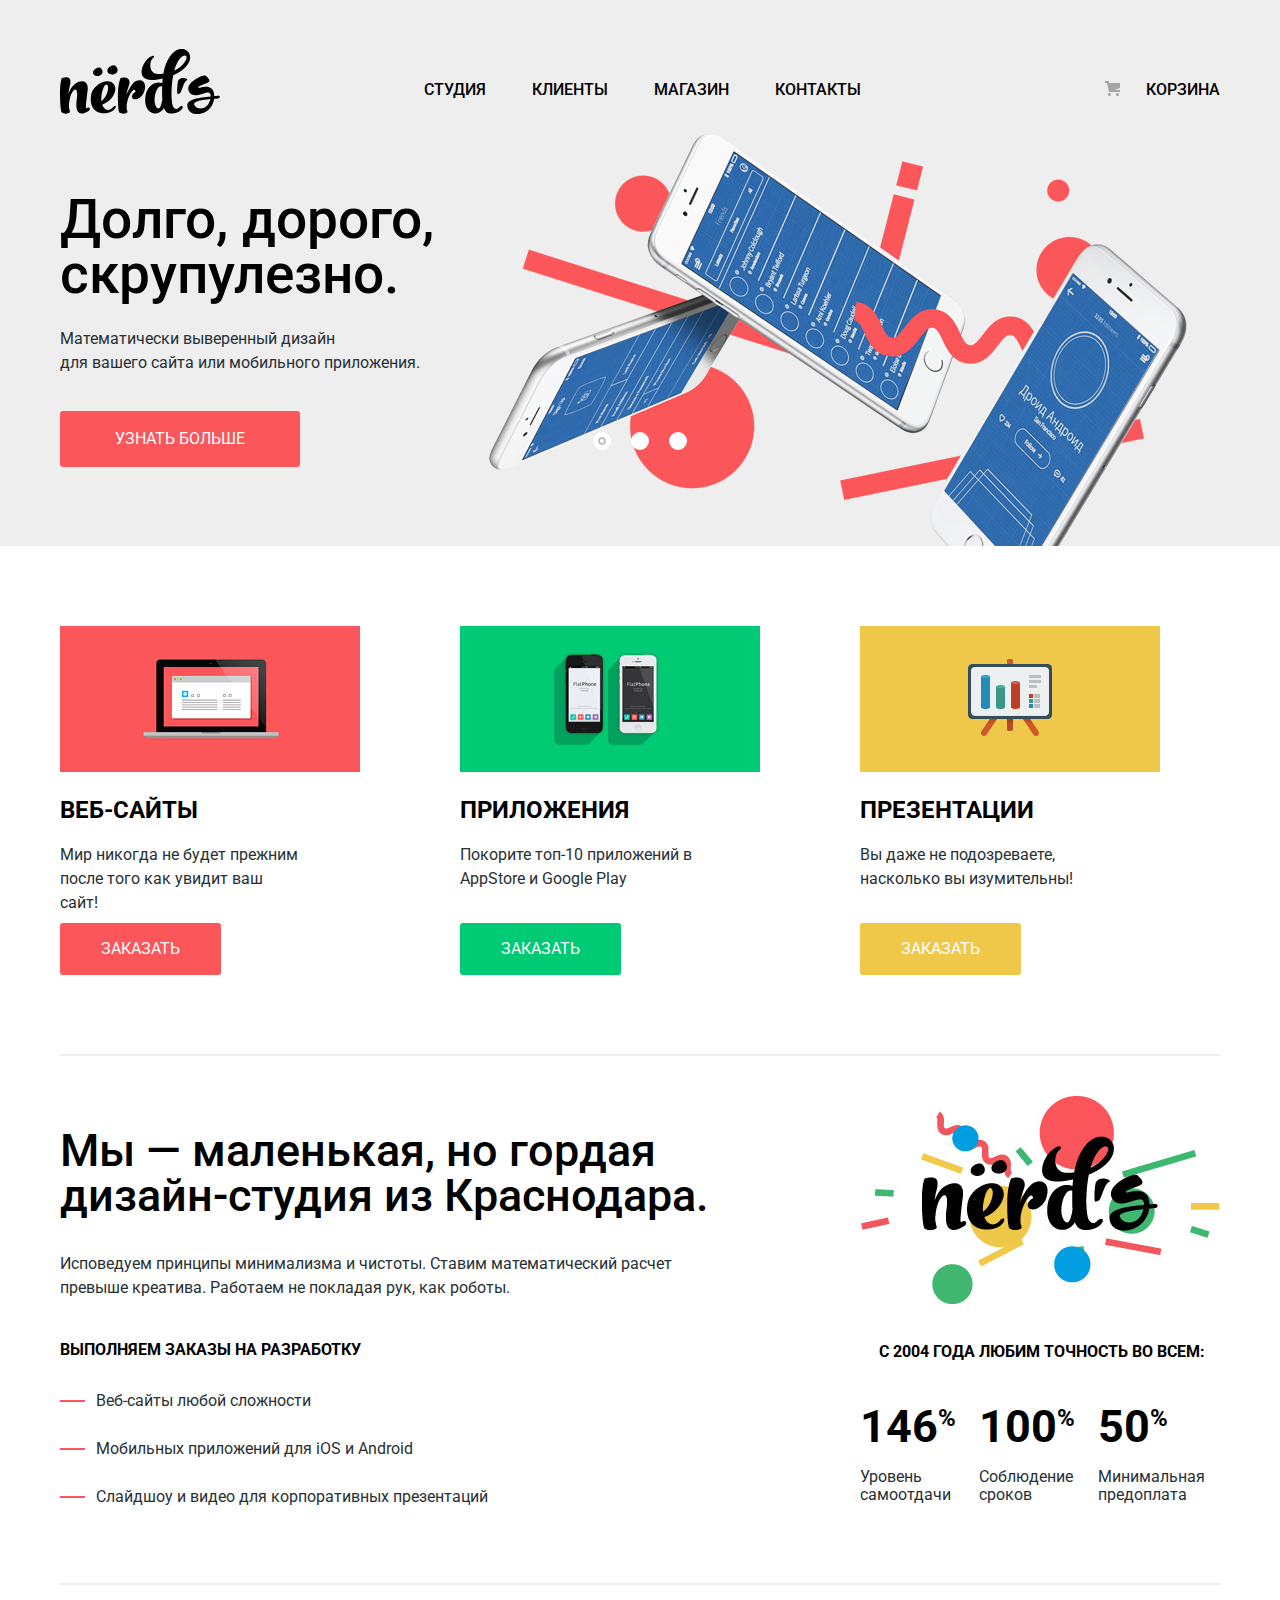
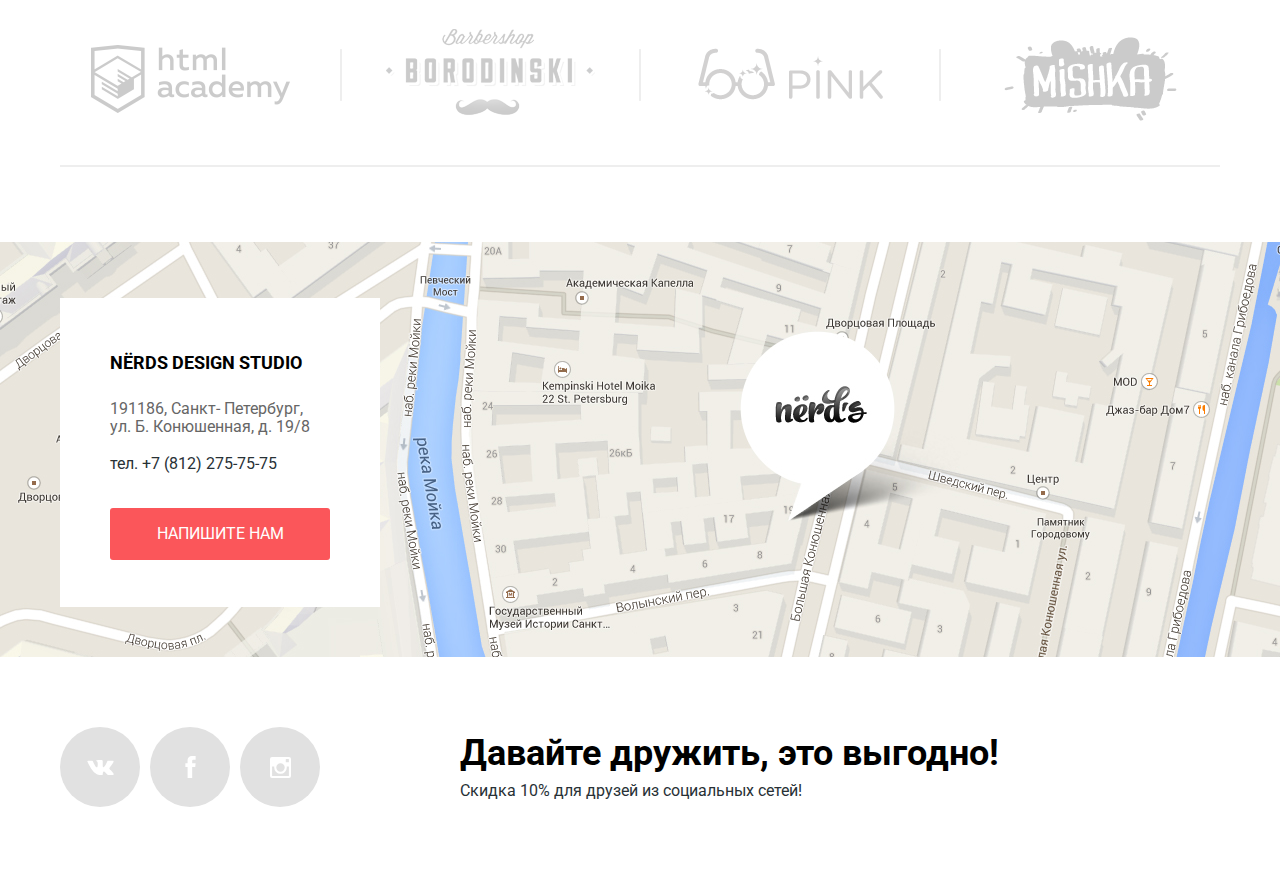
<file: index.html>
<!DOCTYPE html>
<html lang="ru">
	<head>
		<meta charset="utf-8">
		<title>HTML Academy: Нёрдс</title>
		<link href="https://fonts.googleapis.com/css?family=Roboto:400,500,700&amp;subset=cyrillic" rel="stylesheet">
		<link href="css/normalize.css" rel="stylesheet">
		<link href="css/style.css" rel="stylesheet">
		<!-- <link href="css/outline.css" rel="stylesheet"> -->
	</head>
	<body>
		<header class="main-header">
			<nav class="main-navigation">
				<div class="container">
					<a class="main-header-logo"><img src="img/nerds-logo.svg" width="160" height="65" alt="Логотип студии Nerds"></a>
					<ul class="site-navigation">
						<li><a href="studio.html">Студия</a></li>
						<li><a href="clients.html">Клиенты</a></li>
						<li><a href="catalog.html">Магазин</a></li>
						<li><a href="contacts.html">Контакты</a></li>
						<!-- <li><a class="current" href="contacts.html">Контакты</a></li> -->
					</ul>
					<ul class="user-navigation">
						<li class="shopping-basket"> <a href="#">Корзина</a></li>
					</ul>
				</div>
			</nav>
			<section class="slider">
				<input class="visually-hidden" type="radio" id="btn-1" name="toggle" checked>
				<input class="visually-hidden" type="radio" id="btn-2" name="toggle">
				<input class="visually-hidden" type="radio" id="btn-3" name="toggle">
				<div class="slider-controls">
					<label for="btn-1"></label>
					<label for="btn-2"></label>
					<label for="btn-3"></label>
				</div>
				<div class="slides">
					<div class="slide">
						<div class="slide-text">
							<div class="slide-title">Долго, дорого,<br>скрупулезно.</div>
							<p>Математически выверенный дизайн<br>для вашего сайта или мобильного приложения.</p>
							<a class="button slider-button" href="#">Узнать больше</a>
						</div>
					</div>
					<div class="slide">
						<div class="slide-text">
							<div class="slide-title">Любим математику как никто другой</div>
							<p>Никакого креатива, только математические формулы<br>для расчета идеальных пропорций.</p>
							<a class="button slider-button" href="#">Узнать больше</a>
						</div>
					</div>
					<div class="slide">
						<div class="slide-text">
							<div class="slide-title">Только ночь,<br>только хардкор</div>
							<p>Работать днем, как все? Мы против этого.<br>Ближе к полуночи работа только начинается.</p>
							<a class="button slider-button" href="#">Узнать больше</a>
						</div>
					</div>
				</div>
			</section>
		</header>
		<main class="main-container">
			<h1 class="visually-hidden">Студия веб-дизайна Nerds</h1>
			<section class="we-can-do">
				<h2 class="visually-hidden">Мы предлагаем</h2>
				<ul class="offer-list">
					<li class="offer-item-card">
							<h3>Веб-сайты</h3>
							<img src="img/website.jpg" width="300" height="146" alt="Веб-сайты">
							<p class="offer-text">Мир никогда не будет прежним после того как увидит ваш сайт!</p>
							<p class="offer-btn-wrap"><a class="button button-offer btn-offer-web" href="#">Заказать</a></p>
					</li>
					<li class="offer-item-card">
							<h3>Приложения</h3>
							<img src="img/app.jpg" width="300" height="146" alt="Приложения">
							<p class="offer-text">Покорите топ-10 приложений в AppStore и Google Play</p>
							<p class="offer-btn-wrap"><a class="button button-offer btn-offer-app" href="#">Заказать</a></p>
					</li>
					<li class="offer-item-card">
							<h3>Презентации</h3>
							<img src="img/presentation.jpg" width="300" height="146" alt="Презентации">
							<p class="offer-text">Вы даже не подозреваете, насколько вы изумительны!</p>
							<p class="offer-btn-wrap"><a class="button button-offer btn-offer-presentation" href="#">Заказать</a></p>
					</li>
				</ul>
			</section>
			<div class="about-us-wrapper">
				<h2 class="visually-hidden">О нас</h2>
				<section class="about-us">
					<b>Мы — маленькая, но гордая дизайн-студия из Краснодара.</b>
					<p>Исповедуем принципы минимализма и чистоты. Ставим математический расчет превыше креатива. Работаем не покладая рук, как роботы.</p>
					<p class="emphasized">Выполняем заказы на разработку</p>
					<ul class="about-us-list">
						<li>Веб-сайты любой сложности</li>
						<li>Мобильных приложений для iOS и Android</li>
						<li>Слайдшоу и видео для корпоративных презентаций</li>
					</ul>
				</section>
				<section class="statistics">
					<h2 class="visually-hidden">Наша статистика</h2>
					<img src="img/nerds-logo-decoration.jpg" width="360" height="208" alt="logo nerds">
					<p class="emphasized">С 2004 года любим точность во всем:</p>
					<ul class="statistic-list">
						<li>
							<div class="statistic-item">
								<span class="statistic-number">146<span class="percent">%</span></span>
								<p>Уровень самоотдачи</p>
							</div>
						</li>
						<li>
							<div class="statistic-item">
								<span class="statistic-number">100<span class="percent">%</span></span>
								<p>Соблюдение сроков</p>
							</div>
						</li>
						<li>
							<div class="statistic-item">
								<span class="statistic-number">50<span class="percent">%</span></span>
								<p>Минимальная предоплата</p>
							</div>
						</li>
					</ul>
				</section>
			</div>
			<section class="selected-works">
				<h2 class="visually-hidden">Наши работы</h2>
				<ul class="selected-works-list">
					<li class="selected-works-logo">
						<p><a href="#"><img src="img/logo_htmlacademy.png" width="199" height="68" alt="htmlacademy.ru"></a></p>
					</li>
					<li class="selected-works-logo">
						<p><a href="#"><img src="img/logo_borodinsky.png" width="209" height="90" alt="barbershop.ru"></a></p>
					</li>
					<li class="selected-works-logo">
						<p><a href="#"><img src="img/logo_pink.png" width="185" height="52" alt="pink.ru"></a></p>
					</li>
					<li class="selected-works-logo">
						<p><a href="#"><img src="img/logo_mishka.png" width="173" height="84" alt="mishka.ru"></a></p>
					</li>
				</ul>
			</section>
			<div class="horizontal-line"></div>
		</main>
		<footer class="main-footer">
			<div class="main-footer-wrapper">
				<div class="contacts-wrapper">
					<p class="map">
							<iframe src="https://yandex.ru/map-widget/v1/-/CBaKb0RPWA" width="1440" height="415" frameborder="0"></iframe>
					<p>
					<section class="contacts">
						<h2 class="visually-hidden">Наши контакты</h2>
						<p class="emphasized">NЁRDS DESIGN STUDIO</p>
						<p class="adress">191186, Санкт- Петербург, ул. Б. Конюшенная, д. 19/8</p>
						<p class="phone">тел. +7 (812) 275-75-75</p>
						<button class="button contacts-button" type="button">Напишите нам</button>	
					</section>
					
				</div>
				<section class="social">
					<div class="social-list-wrapper">
						<h2 class="visually-hidden">NERDS в соцсетях</h2>
						<ul class="social-list">
								<li><a class="social-button" href="#"><span class="visually-hidden">Вконтакте</span>
									<svg xmlns="http://www.w3.org/2000/svg" width="27" height="15" viewBox="0 0 26.14 14.91">
										<path d="M26 13.47l-.09-.17a13.55 13.55 0 0 0-2.6-3q-.87-.83-1.1-1.12A1 1 0 0 1 22 8a10.27 10.27 0 0 1 1.22-1.78l.88-1.16q2.35-3.13 2-4L26 .94a.8.8 0 0 0-.4-.22 2.14 2.14 0 0 0-.87 0h-3.92a.51.51 0 0 0-.27 0h-.3a.6.6 0 0 0-.15.14.93.93 0 0 0-.14.24 22.22 22.22 0 0 1-1.46 3.06q-.5.84-.93 1.46a7 7 0 0 1-.71.91 4.94 4.94 0 0 1-.52.47q-.23.18-.35.15l-.23-.05a.9.9 0 0 1-.31-.33 1.49 1.49 0 0 1-.16-.53v-.55-.65-.57-1.12-1-.75a3.14 3.14 0 0 0 0-.62 2.12 2.12 0 0 0-.14-.44.73.73 0 0 0-.28-.33 1.57 1.57 0 0 0-.46-.18A9 9 0 0 0 12.57 0a8.93 8.93 0 0 0-3.25.33 1.83 1.83 0 0 0-.52.41q-.25.3-.07.33a1.67 1.67 0 0 1 1.16.59l.08.16a2.6 2.6 0 0 1 .19.63 6.32 6.32 0 0 1 .12 1 10.59 10.59 0 0 1 0 1.7q-.07.71-.13 1.1a2.21 2.21 0 0 1-.18.64 2.69 2.69 0 0 1-.16.3l-.07.07a1 1 0 0 1-.37.07.86.86 0 0 1-.46-.19 3.27 3.27 0 0 1-.56-.52 7 7 0 0 1-.66-.93q-.37-.6-.76-1.42l-.22-.39q-.2-.38-.56-1.11t-.62-1.43A.9.9 0 0 0 5.2.9h-.07a.93.93 0 0 0-.22-.16A1.44 1.44 0 0 0 4.6.65L.87.68A1 1 0 0 0 .1.94L0 1a.44.44 0 0 0 0 .22 1.08 1.08 0 0 0 .08.37Q.9 3.53 1.86 5.31t1.66 2.87Q4.23 9.27 5 10.24t1 1.24l.37.41.34.33a8.06 8.06 0 0 0 1 .78 16.34 16.34 0 0 0 1.4.9 7.6 7.6 0 0 0 1.79.72 6.19 6.19 0 0 0 2 .22h1.57a1.08 1.08 0 0 0 .72-.3l.05-.07a.9.9 0 0 0 .1-.25 1.38 1.38 0 0 0 0-.37 4.48 4.48 0 0 1 .09-1.05 2.77 2.77 0 0 1 .23-.71 1.74 1.74 0 0 1 .29-.4 1.19 1.19 0 0 1 .23-.2h.11a.86.86 0 0 1 .77.21 4.52 4.52 0 0 1 .83.79q.39.47.93 1.05a6.41 6.41 0 0 0 1 .87l.27.16a3.31 3.31 0 0 0 .71.3 1.53 1.53 0 0 0 .76.07l3.48-.05a1.58 1.58 0 0 0 .8-.17.68.68 0 0 0 .34-.37 1.06 1.06 0 0 0 0-.46 1.71 1.71 0 0 0-.1-.36z" fill="#fff">
										</path>
									</svg>
								</a>
							</li>
							<li><a class="social-button" href="#"><span class="visually-hidden">Facebook</span>
									<svg xmlns="http://www.w3.org/2000/svg" width="19" height="22" viewBox="0 0 10.15 21.74">
										<path d="M3.34 1.12A4.77 4.77 0 0 1 6.53 0h3.61v3.81H7.81a1.07 1.07 0 0 0-1.09.83v2.55h3.42c-.08 1.23-.24 2.45-.41 3.67h-3v10.87H2.21V10.86H0V7.21h2.19V3.66a3.83 3.83 0 0 1 1.15-2.54z" fill="#fff">
										</path>
									</svg>
								</a>
							</li>
							 <li><a class="social-button" href="#"><span class="visually-hidden">Instagram</span>
									<svg xmlns="http://www.w3.org/2000/svg" width="21" height="21" viewBox="0 0 20 20">
										<path d="M18 0H2a2 2 0 0 0-2 2v16a2 2 0 0 0 2 2h16a2 2 0 0 0 2-2V2a2 2 0 0 0-2-2zm-8 6a4 4 0 1 1-4 4 4 4 0 0 1 4-4zM2.5 18a.47.47 0 0 1-.5-.5V9h2.1a3.4 3.4 0 0 0-.1 1 6 6 0 1 0 12 0 3.4 3.4 0 0 0-.1-1H18v8.5a.47.47 0 0 1-.5.5zM18 4.5a.47.47 0 0 1-.5.5h-2a.47.47 0 0 1-.5-.5v-2a.47.47 0 0 1 .5-.5h2a.47.47 0 0 1 .5.5z" fill="#fff">
										</path>
									</svg>
								</a>
							</li>
						</ul>
					</div>
					<div class="lets-be-friends">
						<b>Давайте дружить, это выгодно!</b>
						<p>Скидка 10% для друзей из социальных сетей!</p>
					</div>
				</section>
			</div>
		</footer>
		<section class="modal modal-write-us">	
			<h2>Напишите нам</h2>
			<form class="modal-write-us-form" method="post" action="https://echo.htmlacademy.ru">
				<div class="modal-write-us-form-fields">
					<p>
						<label for="modal-write-us-form-name">Ваше имя:</label>
						<input type="text" id="modal-write-us-form-name" name="login" placeholder="Представьтесь, пожалуйста">
					</p>
					<p>
						<label for="modal-write-us-form-email">Ваш e-mail:</label>
						<input type="email" id="modal-write-us-form-email" name="email" placeholder="Для отправки ответа">
					</p>
				</div>
					<p class="modal-textarea">
						<label for="modal-write-us-form-text">Текст письма:</label>
						<textarea id="modal-write-us-form-text" rows="5" cols="50" name="textarea">В свободной форме</textarea>
					</p>
				
				<button class="button" type="submit">Отправить</button>
			</form>
			<button class="modal-close" type="button">Закрыть</button>
		</section>
	</body>

	<script src="js/script.js"></script>
</html>
</file>
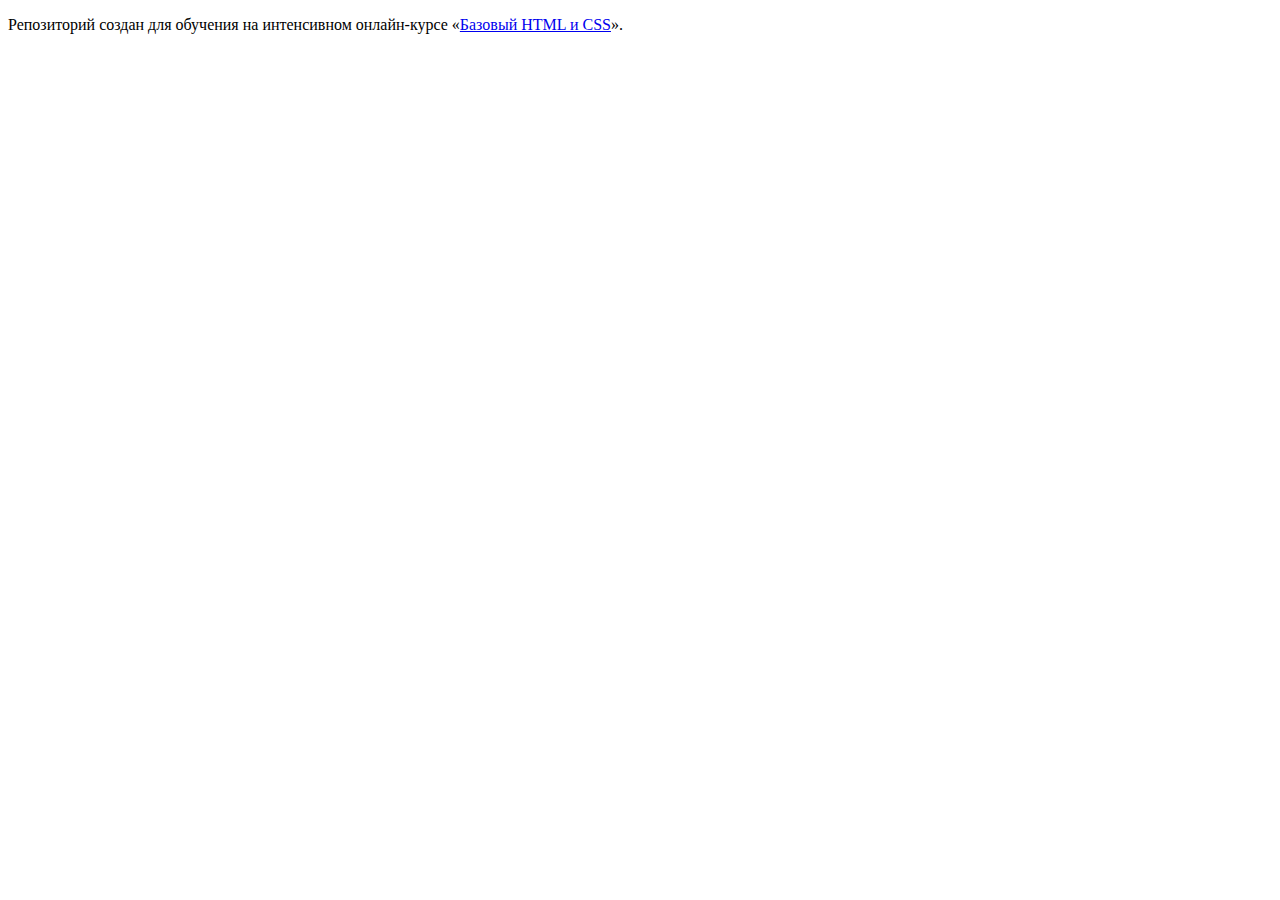
<file: master/index.html>
<!DOCTYPE html>
<html lang="ru">
  <head>
    <meta charset="utf-8">
    <title>HTML Academy: Нёрдс</title>
    <base href="https://htmlacademy-htmlcss.github.io/474089-nerds/master/">
</head>
  <body>

    <p>Репозиторий создан для обучения на интенсивном онлайн‑курсе «<a href="https://htmlacademy.ru/intensive/htmlcss">Базовый HTML и CSS</a>».</p>

  </body>
</html>
</file>
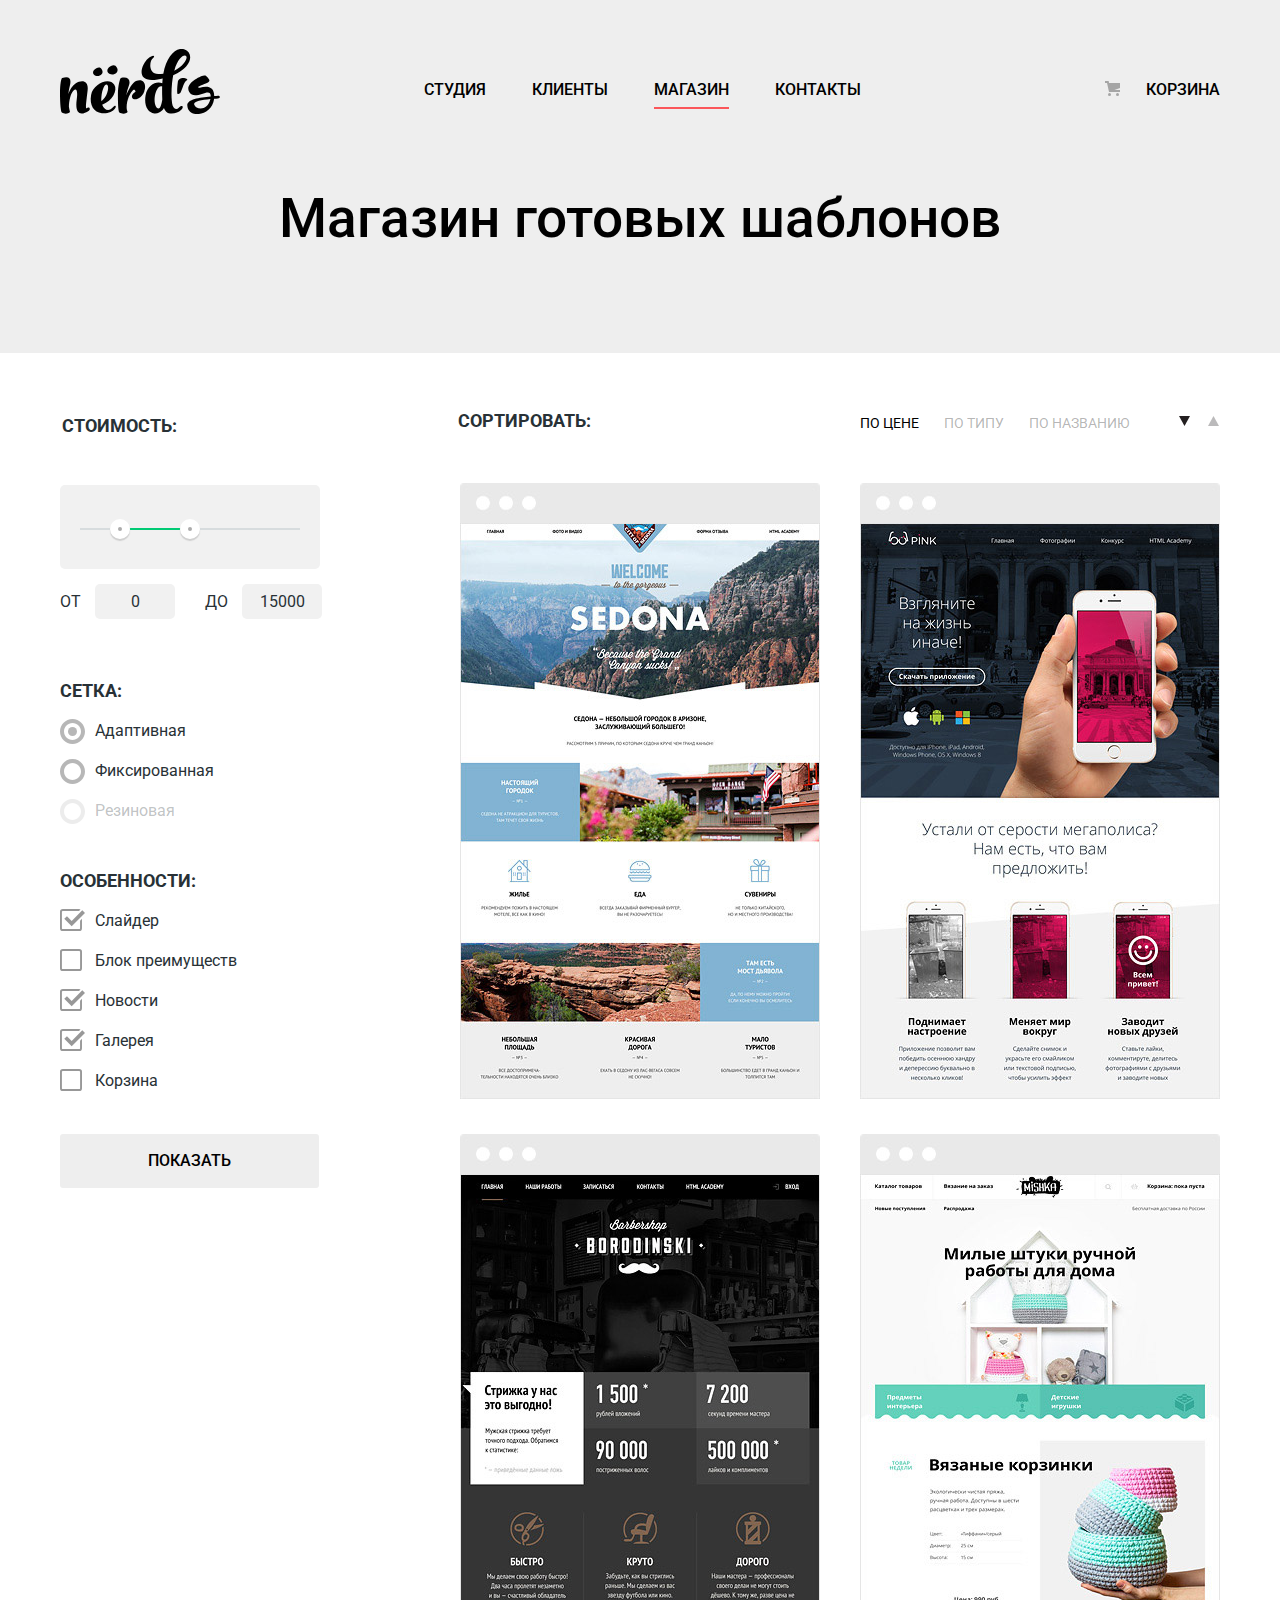
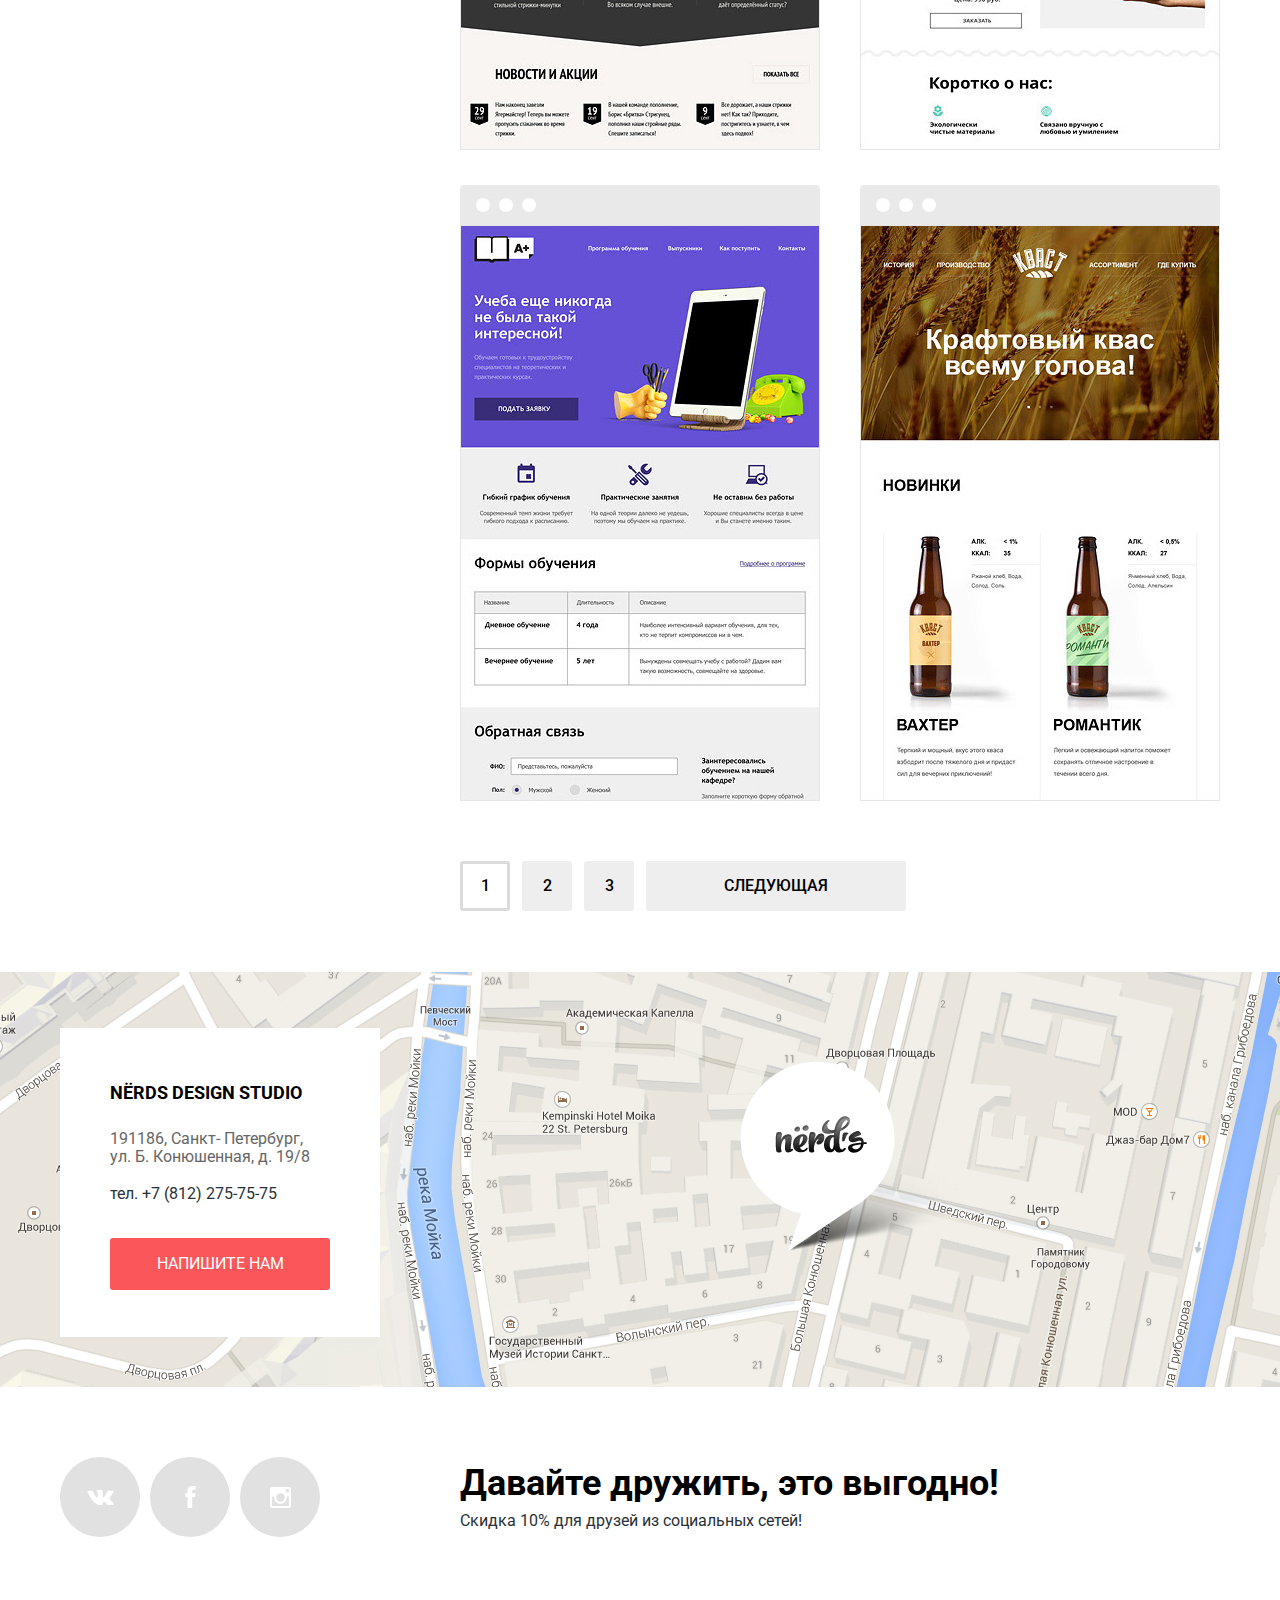
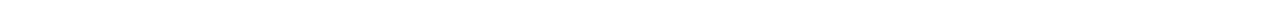
<file: catalog.html>
<!DOCTYPE html>
<html lang="ru">
	<head>
		<meta charset="utf-8">
		<title>HTML Academy: Нёрдс</title>
		<link href="https://fonts.googleapis.com/css?family=Roboto:400,500,700&amp;subset=cyrillic" rel="stylesheet">
		<link href="css/normalize.css" rel="stylesheet">
		<link href="css/style.css" rel="stylesheet">
	</head>
	<body class="inner-page">
			<header class="main-header">
				<nav class="main-navigation">
					<div class="container">
						<a class="main-header-logo" href="index.html"><img src="img/nerds-logo.svg" width="160" height="65" alt="Логотип студии Nerds"></a>
						<ul class="site-navigation">
							<li><a href="studio.html">Студия</a></li>
							<li><a href="clients.html">Клиенты</a></li>
							<li><a class="current" href="catalog.html">Магазин</a></li>
							<li><a href="contacts.html">Контакты</a></li>
						</ul>
						<ul class="user-navigation">
							<li class="shopping-basket"> <a href="#">Корзина</a></li>
						</ul>
					</div>
				</nav>
			</header>
		<main class="inner-page">
			<div class="page-caption">
				<h1 class="catalog_h1">Магазин готовых шаблонов</h1> 
			</div>
			<div class="container-filter">
					<div class="filter">
						<form action="form.php" method="GET">
							<div class="range-caption">Стоимость:</div>
							<div class="range-filter">
								<div class="range-controls">
								<div class="scale">
									<div class="bar" style="margin-left: 20%; width: 30%"></div>
								</div>
								<div class="toggle toggle-min"></div>
								<div class="toggle toggle-max"></div>
								</div>
								<div class="price-controls">
								<label class="min-price">от <input name="min-price" type="text" value="0"></label>
								<label class="max-price">до <input name="max-price" type="text" value="15000"></label>
								</div>
							</div>
								
							<fieldset class="grid">
									<legend>Сетка:</legend>	
									<p>
									 <label class="radio-catalog">
										<input class="visually-hidden" type="radio" name="grid" value="adaptive" checked >
										<span class="radio-indicator">Адаптивная</span>
									</label> 
									</p>
									
									<p>
									<label class="radio-catalog">
										<input class="visually-hidden" type="radio" name="grid" value="fix">
										<span class="radio-indicator">Фиксированная</span>
									</label> 
									</p>
									
									<p>
									<label class="radio-catalog">
										<input class="visually-hidden" type="radio" name="grid" value="rubber" disabled >
										<span class="radio-indicator">Резиновая</span>
									</label>
									</p> 
								</fieldset>

								<fieldset class="features">
									<legend>Особенности:</legend>
									<p>
										<label class="checkbox-catalog">
											<input id="checkbox-slider" class="visually-hidden" type="checkbox" name="slider" checked>
										   <span class="checkbox-indicator">Слайдер</span>
										   
										</label> 
									</p>
									
									<p>
										<label class="checkbox-catalog">
											<input id="checkbox-feature" class="visually-hidden" type="checkbox" name="features" >
											<span class="checkbox-indicator">Блок преимуществ</span>
											
										</label> 
									</p>

									<p>
										<label class="checkbox-catalog">
											<input id="checkbox-news" class="visually-hidden" type="checkbox" name="news" checked>
											<span class="checkbox-indicator">Новости</span>
											
										</label> 
									</p>

									<p>
										<label class="checkbox-catalog">
											<input id="checkbox-gallery" class="visually-hidden" type="checkbox" name="gallery" checked>
											<span class="checkbox-indicator">Галерея</span>
											
										</label> 
									</p>
								
									<p>
										<label class="checkbox-catalog">
											<input id="checkbox-shopping-basket" class="visually-hidden" type="checkbox" name="shopping-basket" >
											<span class="checkbox-indicator">Корзина</span>
											
										</label> 
									</p>
								</fieldset>
								<button type="submit" class="button filter-button">Показать</button>
									
						</form>
					</div>
					<div class="articles-wrapper">
						<div class="sort">
							<div class="sort-wrapper"> 
								<p>Сортировать:</p> 
							</div>

							<div class="sort-wrapper-2"> 
								<a href="#" class="active">по цене</a>
								<a href="#">по типу</a>
								<a href="#" >по названию</a>
								<a href="#" class="down active"><span class="visually-hidden">1</span></a>
								<a href="#" class="up "><span class="visually-hidden">2</span></a>
							</div>
						</div>

						<div class="articles">
							<div class="article-item sedona">
								<div class="sedona-hover">
								<p><img src="img/browser_hover.jpg" width="360" height="40" alt="декор"></p>
								<p class="img"><img src="img/img-sedona.jpg" width="360" height="576" alt="Шаблон Sedona"></p>
								<div class="templates-hover-info">	
									<b>SEDONA</b>
									<p>Информационный сайт<br>для туристов</p>
									<a class="button" href="#">9 900 руб.</a>
								</div>
							</div>	
						</div>


						<div class="article-item pink">
							<div class="pink-hover">
								<p><img src="img/browser_hover.jpg" width="360" height="40" alt="декор"></p>
								<p class="img"><img src="img/img-pink.jpg" width="360" height="576" alt="Шаблон Pink"></p>
								<div class="templates-hover-info">	
									<b>PINK APP</b>
									<p>Продуктовый лендинг приложения<br>для iOS и Android</p>
									<a class="button" href="#">9 900 руб.</a>
								</div>
							</div>	
						</div>



						<div class="article-item barber">
							<div class="barber-hover">
								<p><img src="img/browser_hover.jpg" width="360" height="40" alt="декор"></p>
								<p class="img"><img src="img/img-barbershop.jpg" width="360" height="576" alt="Шаблон барбершоп"></p>
								<div class="templates-hover-info">	
									<b>BARBERSHOP</b>
									<p>Сайт салона красоты.<br> Для мужчин, да.</p>
									<a class="button" href="#">9 900 руб.</a>
								</div>
							</div>
						</div>


						<div class="article-item mishka">
							<div class="mishka-hover">	
								<p><img src="img/browser_hover.jpg" width="360" height="40" alt="декор"></p>
								<p class="img"><img src="img/img-mishka.jpg" width="360" height="576" alt="Шаблон MISHKA"></p>
								<div class="templates-hover-info">	
									<b>MISHKA</b>
									<p>Интернет-магазин<br>вязаных игрушек</p>
									<a class="button" href="#">9 900 руб.</a>
								</div>
							</div>
						</div>



						<div class="article-item aplus">
							<div class="aplus-hover">
								<p><img src="img/browser_hover.jpg" width="360" height="40" alt="декор"></p>
								<p class="img"><img src="img/img-aplus.jpg" width="360" height="576" alt="Шаблон A-PLUS"></p>
								<div class="templates-hover-info">	
									<b>A PLUS</b>
									<p>Лендинг курсов повышения<br>квалификации</p>
									<a class="button" href="#">9 900 руб.</a>
								</div>
							</div>
						</div>


						<div class="article-item kvast">
							<div class="kvast-hover">
								<p><img src="img/browser_hover.jpg" width="360" height="40" alt="декор"></p>
								<p class="img"><img src="img/img-kvast.jpg" width="360" height="576" alt="Шаблон KVAST"></p>
								<div class="templates-hover-info">	
									<b>КВАСТ</b>
									<p>Промо-сайт производителя<br>крафтового кваса</p>
									<a class="button" href="#">9 900 руб.</a>
								</div>
							</div>
						</div>

					</div>

						<div class="articles-paginator">
							<p><a class="current-item filter-button-pagin" href="#">1</a></p>
							<p><a class="filter-button-pagin" href="#">2</a></p>
							<p><a class="filter-button-pagin" href="#">3</a></p>
							<p><a class="filter-button-pagin_large" href="#">Следующая</a></p>

						</div>
					</div>
			</div>
		</main>

		<footer class="main-footer">
			<div class="main-footer-wrapper">
				<div class="contacts-wrapper">
					<p class="map">
							<iframe src="https://yandex.ru/map-widget/v1/-/CBaKb0RPWA" width="1440" height="415" frameborder="0"></iframe>
					<p>
					<section class="contacts">
						<h2 class="visually-hidden">Наши контакты</h2>
						<p class="emphasized">NЁRDS DESIGN STUDIO</p>
						<p class="adress">191186, Санкт- Петербург, ул. Б. Конюшенная, д. 19/8</p>
						<p class="phone">тел. +7 (812) 275-75-75</p>
						<button class="button contacts-button" type="button">Напишите нам</button>	
					</section>
					
				</div>
				<section class="social">
					<div class="social-list-wrapper">
						<h2 class="visually-hidden">NERDS в соцсетях</h2>
						<ul class="social-list">
								<li><a class="social-button" href="#"><span class="visually-hidden">Вконтакте</span>
									<svg xmlns="http://www.w3.org/2000/svg" width="27" height="15" viewBox="0 0 26.14 14.91">
										<path d="M26 13.47l-.09-.17a13.55 13.55 0 0 0-2.6-3q-.87-.83-1.1-1.12A1 1 0 0 1 22 8a10.27 10.27 0 0 1 1.22-1.78l.88-1.16q2.35-3.13 2-4L26 .94a.8.8 0 0 0-.4-.22 2.14 2.14 0 0 0-.87 0h-3.92a.51.51 0 0 0-.27 0h-.3a.6.6 0 0 0-.15.14.93.93 0 0 0-.14.24 22.22 22.22 0 0 1-1.46 3.06q-.5.84-.93 1.46a7 7 0 0 1-.71.91 4.94 4.94 0 0 1-.52.47q-.23.18-.35.15l-.23-.05a.9.9 0 0 1-.31-.33 1.49 1.49 0 0 1-.16-.53v-.55-.65-.57-1.12-1-.75a3.14 3.14 0 0 0 0-.62 2.12 2.12 0 0 0-.14-.44.73.73 0 0 0-.28-.33 1.57 1.57 0 0 0-.46-.18A9 9 0 0 0 12.57 0a8.93 8.93 0 0 0-3.25.33 1.83 1.83 0 0 0-.52.41q-.25.3-.07.33a1.67 1.67 0 0 1 1.16.59l.08.16a2.6 2.6 0 0 1 .19.63 6.32 6.32 0 0 1 .12 1 10.59 10.59 0 0 1 0 1.7q-.07.71-.13 1.1a2.21 2.21 0 0 1-.18.64 2.69 2.69 0 0 1-.16.3l-.07.07a1 1 0 0 1-.37.07.86.86 0 0 1-.46-.19 3.27 3.27 0 0 1-.56-.52 7 7 0 0 1-.66-.93q-.37-.6-.76-1.42l-.22-.39q-.2-.38-.56-1.11t-.62-1.43A.9.9 0 0 0 5.2.9h-.07a.93.93 0 0 0-.22-.16A1.44 1.44 0 0 0 4.6.65L.87.68A1 1 0 0 0 .1.94L0 1a.44.44 0 0 0 0 .22 1.08 1.08 0 0 0 .08.37Q.9 3.53 1.86 5.31t1.66 2.87Q4.23 9.27 5 10.24t1 1.24l.37.41.34.33a8.06 8.06 0 0 0 1 .78 16.34 16.34 0 0 0 1.4.9 7.6 7.6 0 0 0 1.79.72 6.19 6.19 0 0 0 2 .22h1.57a1.08 1.08 0 0 0 .72-.3l.05-.07a.9.9 0 0 0 .1-.25 1.38 1.38 0 0 0 0-.37 4.48 4.48 0 0 1 .09-1.05 2.77 2.77 0 0 1 .23-.71 1.74 1.74 0 0 1 .29-.4 1.19 1.19 0 0 1 .23-.2h.11a.86.86 0 0 1 .77.21 4.52 4.52 0 0 1 .83.79q.39.47.93 1.05a6.41 6.41 0 0 0 1 .87l.27.16a3.31 3.31 0 0 0 .71.3 1.53 1.53 0 0 0 .76.07l3.48-.05a1.58 1.58 0 0 0 .8-.17.68.68 0 0 0 .34-.37 1.06 1.06 0 0 0 0-.46 1.71 1.71 0 0 0-.1-.36z" fill="#fff">
										</path>
									</svg>
								</a>
							</li>
							<li><a class="social-button" href="#"><span class="visually-hidden">Facebook</span>
									<svg xmlns="http://www.w3.org/2000/svg" width="19" height="22" viewBox="0 0 10.15 21.74">
										<path d="M3.34 1.12A4.77 4.77 0 0 1 6.53 0h3.61v3.81H7.81a1.07 1.07 0 0 0-1.09.83v2.55h3.42c-.08 1.23-.24 2.45-.41 3.67h-3v10.87H2.21V10.86H0V7.21h2.19V3.66a3.83 3.83 0 0 1 1.15-2.54z" fill="#fff">
										</path>
									</svg>
								</a>
							</li>
							 <li><a class="social-button" href="#"><span class="visually-hidden">Instagram</span>
									<svg xmlns="http://www.w3.org/2000/svg" width="21" height="21" viewBox="0 0 20 20">
										<path d="M18 0H2a2 2 0 0 0-2 2v16a2 2 0 0 0 2 2h16a2 2 0 0 0 2-2V2a2 2 0 0 0-2-2zm-8 6a4 4 0 1 1-4 4 4 4 0 0 1 4-4zM2.5 18a.47.47 0 0 1-.5-.5V9h2.1a3.4 3.4 0 0 0-.1 1 6 6 0 1 0 12 0 3.4 3.4 0 0 0-.1-1H18v8.5a.47.47 0 0 1-.5.5zM18 4.5a.47.47 0 0 1-.5.5h-2a.47.47 0 0 1-.5-.5v-2a.47.47 0 0 1 .5-.5h2a.47.47 0 0 1 .5.5z" fill="#fff">
										</path>
									</svg>
								</a>
							</li>
						</ul>
					</div>
					<div class="lets-be-friends">
						<b>Давайте дружить, это выгодно!</b>
						<p>Скидка 10% для друзей из социальных сетей!</p>
					</div>
				</section>
			</div>
		</footer>
		<section class="modal modal-write-us">	
			<h2>Напишите нам</h2>
			<form class="modal-write-us-form" method="post" action="https://echo.htmlacademy.ru">
				<div class="modal-write-us-form-fields">
					<p>
						<label for="modal-write-us-form-name">Ваше имя:</label>
						<input type="text" id="modal-write-us-form-name" name="login" placeholder="Представьтесь, пожалуйста">
					</p>
					<p>
						<label for="modal-write-us-form-email">Ваш e-mail:</label>
						<input type="email" id="modal-write-us-form-email" name="email" placeholder="Для отправки ответа">
					</p>
				</div>
					<p class="modal-textarea">
						<label for="modal-write-us-form-text">Текст письма:</label>
						<textarea id="modal-write-us-form-text" rows="5" cols="50" name="textarea">В свободной форме</textarea>
					</p>
				
				<button class="button" type="submit">Отправить</button>
			</form>
			<button class="modal-close" type="button">Закрыть</button>
		</section>
		<script src="js/script.js"></script>
	</body>
</html>
</file>
<file: css/style.css>
html,
body {
	min-width: 1200px;
	min-height: 2475px;
	
	margin: 0;
	padding: 0;

	font-family: "Roboto", Arial, sans-serif;
	font-size: 16px;
	line-height: 24px; 
	font-weight: 400;
	color: #283136;
}

a {
	text-decoration: none;
}


/* Временно для сетки */

/* body {
	
	background-image: url("../img/Temp/nerds-index.jpg");
	background-size: 1440px auto;
	background-repeat: no-repeat;
	background-position: center top; 
} */

.visually-hidden {
	position: absolute; 
	overflow: hidden; 
	clip: rect(0 0 0 0); 
	height: 1px; width: 1px; 
	margin: -1px; padding: 0; border: 0;
}

.main-header {
	display: flex;
	flex-direction: column;
	align-items: center;

	/* временно отключен */
	background-color: #eeeeee; 
}

.main-navigation {
	display: flex;
	justify-content: center;
	width: 100%;

	/* Временно для сетки */
	/* min-height: 114px; */
}

.container {
	display: flex;
	justify-content: space-between;
	align-items: flex-start;
	width: 1200px;
	box-sizing: border-box;
	padding: 0 20px;
	flex-grow: 0;
	/* Временно для сетки */
	/* min-height: 114px; */
}


.main-header-logo{
	margin: 0;
	margin-top: 49px;
	padding: 0;
}

.main-header-logo:hover{
	opacity: 0.8;
}

.main-header-logo:active{
	opacity: 0.3;
}


.main-header-logo img{
	display: block;
}


.site-navigation {
	display: flex;
	flex-wrap: wrap;
	flex-grow: 1;
	justify-content: center;
	margin: 0;
	margin-top: 78px;
	padding: 0;
	padding-left: 4px;
	min-width: 440px;
	max-width: 760px;
}

.site-navigation li {
	list-style: none;
	margin: 0 23px;
}

.site-navigation a {
	text-transform: uppercase;
	color: black;
	font-weight: 500;
}


.user-navigation {
	display: flex;
	justify-content: flex-end;
	margin: 0;
	margin-top: 78px;
	padding: 0;
	width: 160px;
}

.user-navigation .shopping-basket {
	list-style: none;
	position: relative;
	white-space: pre-wrap;
}

.shopping-basket::before{
	content: "";
	position: absolute;
	left: -37px;
	top: 3px;
	width: 15px;
	height: 15px; 
	background-image: url("../img/cart-icon.svg");
	background-repeat: no-repeat;
	opacity: 0.3;
}

.user-navigation a {
	text-transform: uppercase;
	color: black;
	font-weight: 500;
}


.site-navigation a:hover,
.user-navigation a:hover{
	color: #fb565a;
}

.site-navigation a:active,
.user-navigation a:active{
	color: rgba(0, 0, 0, 0.3);
}

.site-navigation .current,
.user-navigation .current{
	position: relative;
}

.site-navigation .current::after,
.user-navigation .current::after {
	content: "";
	position: absolute;
	display: block;
	top: 27px;
	left: 0px;
	width: 100%;
	height: 2px;
	background-color: #fb565a;
}

.user-navigation .current::before {
	content: "";
	position: absolute;
	display: block;
	top: 27px;
	left: -40px;
	width: 40px;
	height: 2px;
	background-color: #fb565a;
}

.slider {
	display: flex;
	position: relative;
	width: 1200px;
	box-sizing: border-box;
	padding: 0 20px;
	flex-grow: 0;
	height: 432px;
}

.slide-title {
	font-size: 55px;
	line-height: 55px;
	font-weight: 500;
	color: black;
	margin-top: 78px;
	max-width: 560px;
}

.slide-text p {
	margin-top: 25px;
}

.button {
	display: inline-block; 
	font: inherit;
	color: rgba(255, 255, 255, 1);
	text-transform: uppercase;
	vertical-align: middle;
	line-height: 16px;
	border-radius: 3px;
	
}

.button:active{
	box-shadow: inset 0	3px 0 rgba(0, 0, 0, 0.1);
	background-color: #d7373b;
	color: rgba(256, 256, 256, 0.3)
}

.button:hover {
	background-color: #e74246; 
}




.slider-button {
	margin-top: 20px;
	padding: 20px 55px;
	background-color: #fb565a; 
}

.slider-button:hover {
	background-color: #e74246; 
}

.slider-button:active {
	background-color: #d7373b;
	color: rgba(256, 256, 256, 0.3)
}


.slides {
	display: flex;
	flex-grow: 1;	
}

.slide {
	width: 100%;
	height: 100%;
}

.slide:nth-child(1){
	background-image:url(../img/nerds-index-slide1.png);
    background-repeat:no-repeat;
	background-position: right 5px  bottom;
}

.slide:nth-child(2){
	background-image:url(../img/nerds-index-slide2.png);
    background-repeat:no-repeat;
    background-position: right bottom;
}

.slide:nth-child(3){
	background-image:url(../img/nerds-index-slide3.png);
    background-repeat:no-repeat;
    background-position: right bottom;
}

.slider-controls {
	position: absolute;
	text-align: center;
	bottom: 96px;
	left: 50%;
	margin-left: -100px;
	z-index: 100;
	width: 200px;
	height: 18px;
	cursor: pointer;
}

.slider-controls label {
	display: inline-block;
	vertical-align: top;
	width: 8px;
	height: 8px;
	background: white;
	border: 5px solid white;
	border-radius: 50%;
	margin: 0 8px;
	cursor: pointer;
}

#btn-1:checked ~ .slider-controls label[for="btn-1"],
#btn-2:checked ~ .slider-controls label[for="btn-2"],
#btn-3:checked ~ .slider-controls label[for="btn-3"] { 
	background-image: url(../img/radio-on.svg);
}

.slide {
	display:none;
}

#btn-1:checked ~ .slides .slide:nth-child(1) { 
    display: block;
}
#btn-2:checked ~ .slides .slide:nth-child(2) { 
    display: block;
}
#btn-3:checked ~ .slides .slide:nth-child(3) { 
    display: block;
}

.main-container {
	display: flex;
	flex-direction: column;
	align-items: center;
	box-sizing: border-box;
	/*времменно для сетки*/
	min-height: 1296px;
	width: 100%;
}

.we-can-do {
	display: flex;
	flex-direction: row;
	min-height: 508px;
	width: 1200px;
	padding: 0 20px;
	box-sizing: border-box;
}

.offer-list {
	display: flex;
	flex-wrap: wrap;
	list-style: none;
	justify-content: flex-start;
	margin: 0;
	padding: 0;
	/* border-bottom: 2px solid #eeeeee; */
}

.offer-item-card {
	display: flex;
	flex-direction: column;
	width: 300px;
	margin-right: 100px;
	margin-top: 80px;
}

.offer-item-card:nth-child(3n) {
	margin-right: 0px;
}

.offer-item-card img {
	order: -1;
}

.offer-item-card h3{
	margin: 0;
	margin-top: 25px;
	padding: 0;
	text-transform: uppercase;
	color: black;
	font-size: 24px;
	font-weight: 700;
	line-height: 26px;
}

.offer-item-card p {
	margin: 0;
	padding: 0;	
}

.offer-item-card .offer-text {
	margin-top: 20px;
	width: 240px;
	min-height: 75px;
}

.button-offer {
	margin-top: 5px;
	padding: 18px 41px;
}

.btn-offer-web{
	background-color: #fb565a;
}

.btn-offer-app{
	background-color: #00ca74;
}

.btn-offer-app:hover{
	background-color: #00bc6c;
}

.btn-offer-app:active{
	background-color: #00aa62;
}

.btn-offer-presentation{
	background-color: #efc84a;
}

.btn-offer-presentation:hover{
	background-color: #eab534;
}

.btn-offer-presentation:active{
	background-color: #e5a722;
}

.about-us-wrapper {
	display: flex;
	justify-content: space-between;
	width: 1160px;
	/* min-height: 520px; */
	margin: 0 auto;
	border-top: 2px solid #eeeeee;
	border-bottom: 2px solid #eeeeee;
}

.about-us {
	display: flex;
	flex-direction: column;
	padding: 0;
	width: 650px;
	margin-top: 72px;
	margin-bottom: 50px;
	list-style: none;
}

.about-us b {
	margin: 0;
	padding: 0;
	margin-bottom: 18px;
	font-size: 45px;
	line-height: 45px;
	font-weight: 500; 
	color: #000000;
}

.about-us-list {
	list-style: none;
	margin: 0;
	padding: 0;
	margin-top: 2px;
}

.about-us-list li {
	position: relative;
	margin-bottom: 24px;
	margin-left: 36px;
}

.about-us-list li:before {
	position: absolute;
	content: "";
	width: 25px;
	height: 2px;
	background-image: url(../img/about-us-list.png);
	background-repeat: no-repeat;
	left:-36px;
	top: 45%;
}

.about-us .emphasized{
	margin: 0;
	padding: 0;
	margin-top: 22px;
	margin-bottom: 25px;
	text-transform: uppercase;
	font-weight: 700;
	color: #000000;
}

.statistics {
	display: flex;
	flex-direction: column;
	align-items: center;
	width: 360px;
	margin-top: 40px;
}

.statistics .emphasized {
	margin: 0;
	padding: 0;
	margin-top: 36px;
	padding-left: 4px;
	text-transform: uppercase;
	font-weight: 700;
	color: #000000;
}

.statistic-list {
	display: flex;
	justify-content: flex-start;
	margin: 0;
	padding: 0;
	list-style: none;
	margin-top: 40px;
	width: 360px;
	line-height: 18px;
}

.statistic-number {
	font-size: 45px;
	font-weight: 700;
	color: #000000;
}

.percent {
	font-size: 24px;
	font-weight: 700;
	color: #000000;
	vertical-align: super;
}

.statistic-list li {
	margin: 0;
	padding: 0;
	list-style: none;
	width: 100px;
	margin-right: 22px;
	margin-top: 5px;

}

.statistic-item p {
	margin: 0;
	padding: 0;
	margin-top: 22px;
}





.selected-works {
	display: flex;	
}


.selected-works-list {
	margin: 0 auto;
	padding: 0;
	list-style: none;
	display: flex;
	flex-wrap: wrap;
	width: 1200px;
	min-height: 180px;
	justify-content: space-between;
	align-items: center;
	/* border-bottom: 2px solid #eeeeee; */
	background-image: 
		url(../img/div.png),
		url(../img/div.png),
		url(../img/div.png);
	background-repeat:
		no-repeat,
		no-repeat,
		no-repeat;
	background-position: 
		25% center,
		50% center,
		75% center;	
}



.selected-works-logo {
	margin: 0;
	margin-top: 15px;
	padding: 0;
	list-style: none;
	display: flex;
	width: 25%;
	justify-content: center;
}

.selected-works-logo:nth-child(2) {
	position: relative;
	top: -5px;
}

.selected-works-logo:nth-child(2) {
	position: relative;
	/* top: -5px; */
}

.selected-works-logo:nth-child(3) {
	position: relative;
	top: -5px;
}

.selected-works-list img {
	opacity: 0.2;
}

.selected-works-list a:hover img {
	opacity: 1;
}

.selected-works-list a:active img {
	opacity: 0.1;
}

.horizontal-line {
	display: block;
	width: 1160px;
	height: 2px;
	background-color: #eeeeee;
	margin: 0 auto;
}

.main-footer {
	display: flex;
	justify-content: center;
	overflow-x: hidden;
}

.main-footer-wrapper {
	display: flex;
	flex-direction: column;
	align-items: center;
	flex-grow: 0;
	width: 1440px;
	height: 650px;
}

.contacts-wrapper {
	display: block;
	position: relative;
	height: 415px;
	width: 1440px;
	/* background-color: #e6e5e1;
	background-image: url("../img/map.jpg");
	background-repeat: no-repeat;
	background-size: 100%; */
	/* opacity: 0.5; */
	/* transform-origin: center; */
}

.map {
	margin: 0;
	padding: 0;
	position: absolute;
	top: 0;
	left: 0;
	height: 415px;
	width: 1440px;

	background-color: #e6e5e1;
	background-image: url("../img/map.jpg");
	background-repeat: no-repeat;
	background-size: 100%;
}

.map iframe {
	margin: 0;
	padding: 0;
	height: 415px;
	width: 1440px;
	/* display: none; */
}

.contacts {
	position: absolute;
	display: flex;
	flex-direction: column;
	z-index: 10;
	width: 220px;
	min-height: 210px;
	padding: 50px 50px 47px 50px;
	margin-left: 140px;
	margin-top: 40px;
	margin-bottom: 55px;
	background-color: white;
	/* outline: 1px dashed red; */
}

.contacts .emphasized {
	margin: 0;
	margin-bottom: 22px;
	padding: 0;
	font-size: 18px;
	line-height: 30px;
	font-weight: bold;
	color: black;
} 

.contacts .adress {
	margin: 0;
	padding: 0;
	line-height: 18px;
	color: #666666;
	width: 210px;
}

.contacts-button {
	margin-top: 16px;
	padding: 18px 0px;
	background-color: #fb565a;
	border: none;
	min-width: 219px;
}

.social {
	display: flex;
	justify-content: flex-start;
	margin-top: 70px;
	width: 100%;
	min-height: 80px;
}

.social-list-wrapper {
	display: block;
	width: 260px;
	margin-left: 140px;
	margin-right: 140px;
}

.lets-be-friends b{
	display: block;
	font-size: 36px;
	line-height: 36px;
	color: black;
	margin-top: 8px;

}

.lets-be-friends p {
	margin: 0;
	margin-top: 8px;
	
	padding: 0;

}

.social-list {
	display: flex;
	justify-content: space-between;
	list-style: none;
	margin: 0;
	padding: 0;

}


.social-list a {
	display: flex;
	justify-content: center;
	align-items: center;
	width: 80px;
	height: 80px;
	border-radius: 50%;
	background-color: #e1e1e1;
}


.social-list a:hover {
		background-color: #e74246;
}

.social-list a:active {
	box-shadow: inset 0 3px 0 rgba(0, 0, 0, 0.1);
	background-color: #d7373b;
}

a:active path {
	opacity: 0.3;
}



/* .social-button {
	display: flex;
	align-items: center;
	margin: 0;
	padding: 0;
} */

.modal {
	position: fixed;
	z-index: 199;
	display: none;
}

.modal-write-us {
	bottom: 180px;
	left: 50%;
	margin-left: -480px;
	width: 960px;
	box-sizing: border-box;

	/* временно */
	height: 590px;
	
	
	padding: 76px 100px;
	background-color: white;
	/* background-image: url("../img/temp/write us.jpg"); */
	box-shadow: 0 20px 40px rgba(0, 1, 1, 0.75);
}

.modal-close {	
	position: absolute;
	margin: 0;
	padding: 0;

	top: 78px;
	right: 90px;

	width: 21px;
	height: 21px;
  
	font-size: 0;
  
	border: 0;
	cursor: pointer;
	background-color: white;
	opacity: 0.3;
  }

  .modal-close::before,
  .modal-close::after {
	content: "";
	position: absolute;
	top: 40%;
	left: -10%;
	padding: 0;
	margin: 0;
	width: 27px;
	height: 5px;
  
	background-color: #fb565a;
  }

  
  .modal-close::before {
	transform: rotate(-45deg);
  }
  
  .modal-close::after {
	transform: rotate(45deg);
  }

  .modal-close:hover,
  .modal-close:focus{
	  opacity: 1;
  }

  .modal-close:active{
	  opacity: 0.1;
  }

.modal-write-us-form {
	margin: 0;
	padding: 0;
}

  .modal-write-us h2 {
	  margin: 0;
	  padding: 0;
	  margin-bottom: 50px;
	  font-size: 45px;
	  font-weight: 500;
	  color: black;
  }

  .modal-write-us-form-fields{
	display: flex;
	justify-content: space-between;
	margin: 0;
	padding: 0;
	list-style: none;
}

.modal-write-us-form-fields p{
	margin: 0;
	padding: 0;
	display: flex;
	flex-direction: column;
}

  .modal-write-us-form-fields label,
  .modal-textarea label {
	margin: 0;
	padding: 0;
	margin-bottom: 5px;
	font-weight: 700;
	color: black;
  }

  .modal-write-us-form-fields input[type="text"],
  .modal-write-us-form-fields input[type="email"]{
	margin: 0;
	padding: 0;  
	width: 360px;
	height: 50px;
	box-sizing: border-box;
	padding: 15px;
	border: 2px solid #d7dcde;
	font-family: "Roboto", Arial, sans-serif;
	font-size: 16px;
	line-height: 24px; 
	color: rgba(68, 68, 68, 1);
  }

  .modal ::-webkit-input-placeholder {color: rgba(68, 68, 68, 0.5);}
  .modal ::-moz-placeholder          {color: rgba(68, 68, 68, 0.5);}/* Firefox 19+ */
  .modal :-moz-placeholder           {color: rgba(68, 68, 68, 0.5);}/* Firefox 18- */
  .modal :-ms-input-placeholder      {color: rgba(68, 68, 68, 0.5);}


  /* input[type="text"]:invalid,
  input[type="email"]:invalid{
	  color: #e74246;
	  border: 2px solid #e74246;
  } */


  .modal-textarea {
	  display: flex;
	  flex-direction: column;
	  margin-top: 33px;
  }

  .modal-textarea textarea {
	resize: none;
	height: 117px;
	box-sizing: border-box;
	padding: 15px;
	font-family: "Roboto", Arial, sans-serif;
	font-size: 16px;
	line-height: 24px; 
	color: rgba(68, 68, 68, 1);
	border: 2px solid #d7dcde;
	margin-bottom: 32px;
  }



  .modal-write-us-form .button {
	  border: none;
	  padding: 17px 84px;
	  background-color: #fb565a;
  }

.modal input[type="text"]:focus,
.modal input[type="email"]:focus,
.modal textarea:focus {
	outline: none;
	border: 2px solid black;
}

.modal input[type="text"]:hover,
.modal input[type="email"]:hover,
.modal textarea:hover {
	outline: none;
	border: 2px solid #b4b9bb;
}



  .modal-show {
	display: block;
	animation: bounce 0.6s;
  }

  .modal-error {
	animation: shake 0.6s;
  }

  @keyframes bounce {
	0% {
	  transform: translateY(-2000px);
	}
  
	70% {
	  transform: translateY(30px);
	}
  
	90% {
	  transform: translateY(-10px);
	}
  
	100% {
	  transform: translateY(0);
	}
  }

  @keyframes shake {
	0%,
	100% {
	  transform: translateX(0);
	}
  
	10%,
	30%,
	50%,
	70%,
	90% {
	  transform: translateX(-10px);
	}
  
	20%,
	40%,
	60%,
	80% {
	  transform: translateX(10px);
	}
  }



/*временно для сетки*/

  /* body.inner-page {
	background-image: url("../img/Temp/nerds-catalog.jpg");
	background-size: 1440px auto;
	background-repeat: no-repeat;
	background-position: center top; 
  } */

/*________________________*/



main.inner-page {
display: flex;
flex-direction: column;
align-items: center;
/*временно для сетки*/
	height: 2458px;
	/* outline: 1px dashed red; */
/*________________________*/

}

.page-caption {
	display: flex;
	justify-content: center;
	width: 100%;
	/* height: 241px; */
	background-color: #eeeeee;

	/*временно для сетки*/
	/* outline: 1px dashed green; */
/*________________________*/

}

.catalog_h1 {
	margin: 0;
	margin-top: 92px;
	margin-bottom: 123px;
	font-size: 55px;
	font-weight: 500;
	color: black;
}

.container-filter {
display: flex;
justify-content: space-between;
margin-top: 60px;
padding-left: 20px;
padding-right: 20px;
box-sizing: border-box;
/*временно для сетки*/
width: 1200px;
height: 2100px;
/* outline: 1px dashed purple; */
/*________________________*/

}


.filter {

/*временно для сетки*/
width: 260px;
height: 775px;
/* outline: 1px dashed cyan; */
/*________________________*/
}



.range-caption {
	position: relative;
	left: 2px;
	top: 1px;
	margin-bottom: 48px;
	font-family: "Roboto", Arial, sans-serif;
	font-size: 18px;
	font-weight: bold;
	text-transform: uppercase;
}

.range-filter {
	width: 260px;
  }
  
  .range-controls {
	position: relative;
	height: 41px;
	padding-top: 43px;
	padding-right: 20px;
	padding-left: 20px;
	margin-bottom: 15px;
	border-radius: 5px;
	background: #f1f1f1;
  }
  
  .range-controls .scale {
	height: 2px;
	background: #d7dcde;
  }
  
  .range-controls .bar {
	width: 70%;
	height: 2px;
	background: #00ca74;
  }
  
  .range-controls .toggle {
	position: absolute;
	top: 34px;
	left: 0px;
	width: 4px;
	height: 4px;
	cursor: pointer;
	border: 8px solid #fff;
	border-radius: 50%;
	background: #ababab;
	box-shadow: 0 2px 1px 0 #cfcfcf;
  }
  
  .range-controls .toggle-min {
	left: 50px;
  }
  
  .range-controls .toggle-max {
	left: 120px;
  }
  
  .price-controls {
	font-size: 0;
  }
  
  .price-controls label {
	font-size: 16px;
	display: inline-block;
	vertical-align: top; 
	width: 50%;
  }
  
  .max-price {
	position: relative;
	left: 2px;
	text-align: right;
  }
  
  .min-price,
  .max-price {
	  text-transform: uppercase;
  }

  .price-controls input {
	font-family: 'Roboto', 'Arial', sans-serif;
	font-size: 16px;
	width: 60px;
	margin-left: 10px;
	padding: 8px 10px;
	text-align: center;
	color: #283136;
	border: none;
	border-radius: 5px;
	background: #f1f1f1;
  }


  fieldset {
	border: none;
	margin: 0;
	padding: 0;
}


  .filter .grid {
	margin-top: 60px;
}

.grid legend {
	text-transform: uppercase;
	font-family: "Roboto", Arial, sans-serif;
	font-size: 18px;
	font-weight: bold;

}

  .radio-catalog {
	position: relative;
	padding-left: 35px;
	cursor: pointer;
}

.radio-catalog:hover,
.radio-catalog:focus {
	color: black;
}

.radio-catalog:hover .radio-indicator::before,
.radio-catalog:focus .radio-indicator::before {
	opacity: 1;
}

.radio-indicator::before {
	content:"";
	position: absolute;
	left: 0;
	width: 25px;
	height: 25px;
	background-image: url(../img/radio-off-catalog.svg);
	opacity: 0.4;
}

input[type="radio"]:checked + .radio-indicator::before {
	background-image: url(../img/radio-on-catalog.svg);
}

input[type="radio"]:disabled + .radio-indicator {
	color: rgba(40, 49, 54, 0.3)
}

input[type="radio"]:disabled + .radio-indicator::before {
	opacity: 0.1;
}

.filter .features {
	margin-top: 30px;
}

.features legend {
	text-transform: uppercase;
	font-family: "Roboto", Arial, sans-serif;
	font-size: 18px;
	font-weight: bold;
}

.checkbox-catalog {
	position: relative;
	padding-left: 35px;
	cursor: pointer;
}

.checkbox-catalog:hover,
.checkbox-catalog:focus {
	color: black;
}

.checkbox-catalog:hover .checkbox-indicator::before,
.checkbox-catalog:focus .checkbox-indicator::before {
	opacity: 1;
}

.checkbox-indicator::before {
	content: "";
	position: absolute;
	left: 0px;
	width: 22px;
	height: 22px;
	background-image: url(../img/checkbox-off.svg);
	opacity: 0.4;
}

input[type="checkbox"]:checked + .checkbox-indicator::before {
	content: "";
	position: absolute;
	left: 0px;
	width: 25px;
	height: 25px;
	background-image: url(../img/checkbox-on.svg);
	background-repeat: no-repeat;
	opacity: 0.4;
}






  .filter-button {
	  display: block;
	  font: inherit;
	  font-weight: 500;
	  background-color: #eeeeee;
	  border: none;
	  color: black;
	  margin-top: 25px;
	  padding: 15px 88px;
  }

  .filter-button:hover {
	background-color: #dfdfdf;
}

.filter-button:active {
	background-color: #d5d5d5;
	color: rgba(0, 0, 0, 0.3);
}

.articles-wrapper {
	/*временно для сетки*/
	width: 760px;
	height: 1990px;
	/* outline: 1px dashed cyan; */
	/*________________________*/
}


.articles-wrapper {
	height: 2100px;
	width: 760px;
	margin-left: auto;
	/* margin-right: 20px; */
	/* margin-top: 50px; */
}

.sort{
	display: flex;
	height: 20px;
	width: 760px;
	justify-content: space-between;
	/* margin-left: auto; */
	/* margin-right: 20px; */
	align-items: center;
	/* border: 1px dashed green; */
}

.sort p {
	margin: 0;
	padding: 0;
	position: relative;
	left: -2px;
	top: -2px;
	font-family: "Roboto", Arial, sans-serif;
	font-size: 18px;
	font-weight: bold;
}

.sort-wrapper {
	margin: 0;
	padding: 0;
	width: 360px;
	/* margin-right: 40px; */
	text-transform: uppercase;
	font-weight: 700;
}

.sort-wrapper-2  {
	position: relative;	
	display: flex;
	flex-direction: row;
	align-items: flex-end;
	margin: 0;
	padding: 0;
	width: 360px;
	
}

.sort-wrapper-2 a {
	/* display: inline-block; */
	/* display: flex; */
	margin: 0;
	padding: 0;
	text-decoration: none;
	color: rgba(0, 0, 0, 0.3);
	font-size: 14px;
	line-height: 6px;
	text-transform: uppercase;
	margin-right: 25px;
	/* border: 1px solid green; */
}

.sort-wrapper-2 a:hover {
	color: rgba(0, 0, 0, 0.6);
}

.sort-wrapper-2 a:active,
.sort-wrapper-2 .active{
	color: rgba(0, 0, 0, 1);
	opacity: 1;
}

.sort-wrapper-2 .up,
.sort-wrapper-2 .down{
	margin: 0;
}

.sort-wrapper-2 .down {
	margin-left: auto;
}

.sort-wrapper-2 .up::after {
	position: absolute;
	right: 1px;
	bottom: 0;

	content: "";
	width: 11px;
	height: 10px;
	background-image: url(../img/icon-up-dir.svg);
	opacity: 0.3;
}

.sort-wrapper-2 .up:hover::after {
	opacity: 0.6;
}

.sort-wrapper-2 .up:active::after {
		opacity: 1;
}



.sort-wrapper-2 .down::after {
	position: absolute;
	right: 30px;
	bottom: 0;	

	content: "";
	width: 11px;
	height: 10px;
	background-image: url(../img/icon-down-dir.svg);
	opacity: 0.3;
}

.sort-wrapper-2 .down:hover::after {
	opacity: 0.6;
}

.sort-wrapper-2 .down:active::after,
.sort-wrapper-2 .active::after {
		opacity: 1;
}




.articles {
	margin: 0;
	padding: 0;
	display: flex;
	flex-wrap: wrap;
	justify-content: space-between;
	align-items: flex-start;
	/* height: 1915px; */
	width: 760px;
	margin-left: auto;
	margin-right: 20px;
	margin-top: 50px;
	/* outline: 1px dashed red; */
	
}

.article-item {
	position: relative;
	margin: 0;
	padding: 0;
	list-style: none;
	width: 360px;
	height: 616px;
	margin-bottom: 35px;
	/* outline: 1px dashed green; */
}

.article-item p {
	margin: 0;
	padding: 0;
}

.article-item img {
	display: block;
	margin: 0;
	padding: 0;
}

.article-item .img {
	display: block;
}

.article-item .button {
	background-color: #fb565a;
}

.article-item .button:hover {
	background-color: #e74246;
}


.article-item .button:active {
	color: white;
	background-color: #d7373b;
}


.templates-hover-info {
	position: absolute;
	display: block;
	bottom: 0;
	width: 360px;
	height: 230px;
	text-align: center;
	background-color: #eeeeee;
	/* border: 1px dashed red; */
}


.templates-hover-info b {
	display: block;
	margin-top: 34px;
	font-size: 18px;
}

.templates-hover-info p {
	display: block;
	margin-top: 20px;
	font-size: 16px;
	line-height: 18px;
}

.templates-hover-info a {
	display: block;
	margin-top: 20px;
	font-size: 16px;
	line-height: 18px;
	padding: 15px 50px;
	margin-left: 80px;
	margin-right: 80px;

}


.sedona-hover {
	display: none;
}

.article-item:hover > .sedona-hover {	
	display: block;
}

.articles .sedona {
	background-image: url("../img/img-sedona+browser.jpg");
	background-repeat: no-repeat;
}


.pink-hover {
	display: none;
}

.article-item:hover > .pink-hover {	
	display: block;
}

.articles .pink {
	background-image: url("../img/img-pink+browser.jpg");
	background-repeat: no-repeat;
}


.barber-hover {
	display: none;
}

.article-item:hover > .barber-hover {	
	display: block;
}

.articles .barber {
	background-image: url("../img/img-barbershop+browser.jpg");
	background-repeat: no-repeat;
}

.mishka-hover {
	display: none;
}

.article-item:hover > .mishka-hover {	
	display: block;
}

.articles .mishka {
	background-image: url("../img/img-mishka+browser.jpg");
	background-repeat: no-repeat;
}

.aplus-hover {
	display: none;
}

.article-item:hover > .aplus-hover {	
	display: block;
}

.articles .aplus {
	background-image: url("../img/img-aplus+browser.jpg");
	background-repeat: no-repeat;
}

.kvast-hover {
	display: none;
}

.article-item:hover > .kvast-hover {	
	display: block;
}

.articles .kvast {
	background-image: url("../img/img-kvast+browser.jpg");
	background-repeat: no-repeat;
}


/*paginaton*/

.articles-paginator {
	display: flex;
	height: 80px;
	width: 760px;
	margin-left: auto;
	margin-right: 20px;
	margin-top: 25px;
	/* border: 1px solid green; */
}


.articles-paginator p {
	margin: 0;
	padding: 0;
}


.filter-button-pagin {
	display: flex;
	align-items: center;
	align-content: middle;
	justify-content: center;
	font: inherit;
	font-weight: 500;
	color: #000000;
	text-transform: uppercase;
	border: none;
	background-color: #eeeeee;
	border-radius: 3px;
	box-sizing: border-box;
	width: 50px;
	height: 50px;
	text-align: center;
	vertical-align: center;
	margin-right: 12px;
}

.filter-button-pagin_large {
	display: flex;
	align-items: center;
	align-content: middle;
	justify-content: center;
	font: inherit;
	font-weight: 500;
	color: #000000;
	text-transform: uppercase;
	border: none;
	background-color: #eeeeee;
	border-radius: 3px;
	box-sizing: border-box;
	width: 260px;
	height: 50px;
	text-align: center;
	vertical-align: center;
	margin-right: 12px;
}



.filter-button-pagin:hover {
	background-color: #dfdfdf;
}


.filter-button-pagin_large:hover {
	background-color: #dfdfdf;
}


.filter-button-pagin:active {
	background-color: #d5d5d5;
	color: rgba(0, 0, 0, 0.3);
	box-shadow: inset 0px 2px 2px rgba(0, 0, 0, 0.3);

}


.filter-button-pagin_large:active {
	background-color: #d5d5d5;
	color: rgba(0, 0, 0, 0.3);
	box-shadow: inset 0px 2px 2px rgba(0, 0, 0, 0.3);
}

.current-item.filter-button-pagin {
	box-sizing: border-box;
	background-color: white;
	border: 3px solid #dbdbdb;
}
</file>
<file: css/outline.css>
:before{
    position: absolute;
    padding: 2px 5px;
    left: 0;
    bottom: 0;
    color: white;
    font-family: Arial, Helvetica, sans-serif;
    font-size: 12px;
}

.main-header{
    position: relative;
    outline: 1px solid green;
}

.main-header:before{
    content: ".main-header";
    background: green;
}


.main-navigation{
    position: relative;
    outline: 1px solid red;
}

.main-navigation:before{
    content: ".main-navigation";
    background: red;
}


.container{
    position: relative;
    outline: 1px solid yellow;
}

.container:before{
    content: ".container";
    background: yellow;
    color: black;
}


.main-header-logo{
    position: relative;
    outline: 1px solid blue;
}

.main-header-logo:before{
    content: "main-header-logo";
    background: blue;
    bottom: 100%;
}

.site-navigation{
    position: relative;
    outline: 1px solid blue;
}

.site-navigation:before{
    content: "site-navigation";
    background: blue;
    bottom: 0;
}

.user-navigation{
    position: relative;
    outline: 1px solid blue;
}

.user-navigation:before{
    content: "user-navigation";
    background: blue;
    bottom: 100%;
}

.slider{
    position: relative;
    outline: 1px solid orange;
}

.slider:before{
    content: "slider";
    background: orange;
    bottom: 0;
}

.slide{
    position: relative;
    outline: 1px solid purple;
}

.slide:before{
    content: "slide";
    background: purple;
    bottom: 0;
}

.main-container{
    position: relative;
    outline: 1px solid violet;
}

.main-container:before{
    content: "main-container";
    background: violet;
    bottom: 0;
}

.we-can-do {
    position: relative;
    outline: 1px solid cyan;
}

.we-can-do:before{
    content: "we-can-do";
    background: cyan;
    bottom: 0;
}

.about-us-wrapper {
    position: relative;
    outline: 1px solid magenta;
}

.about-us-wrapper:before{
    content: "about-us-wrapper";
    background: magenta;
    bottom: 0;
}

.main-footer {
    position: relative;
    outline: 1px solid green;
}

.main-footer:before{
    content: "main-footer";
    background: green;
    bottom: 0;
}

.main-footer-wrapper {
    position: relative;
    outline: 1px solid red;
}

.main-footer-wrapper:before{
    content: "main-footer-wrapper";
    background: red;
    bottom: 0;
}

.contacts-wrapper {
    position: relative;
    outline: 1px solid green;
}

.contacts-wrapper:before{
    content: "contacts-wrapper";
    background: green;
    bottom: 0;
}
.social {
    position: relative;
    outline: 1px solid red;
}

.social:before{
    content: "social";
    background: red;
    bottom: 0;
}

.social-list-wrapper {
    position: relative;
    outline: 1px solid green;
}

.social-list-wrapper:before{
    content: "social-list-wrapper";
    background: green;
    bottom: 0;
}

.lets-be-friends {
    position: relative;
    outline: 1px solid magenta;
}

.lets-be-friends:before{
    content: "lets-be-friends";
    background: magenta;
    bottom: 0;
}


.social-list li {
    position: relative;
    outline: 1px solid magenta;
}

.social-list li:before{
    content: "social-list li";
    background: magenta;
    bottom: 0;
}
</file>
